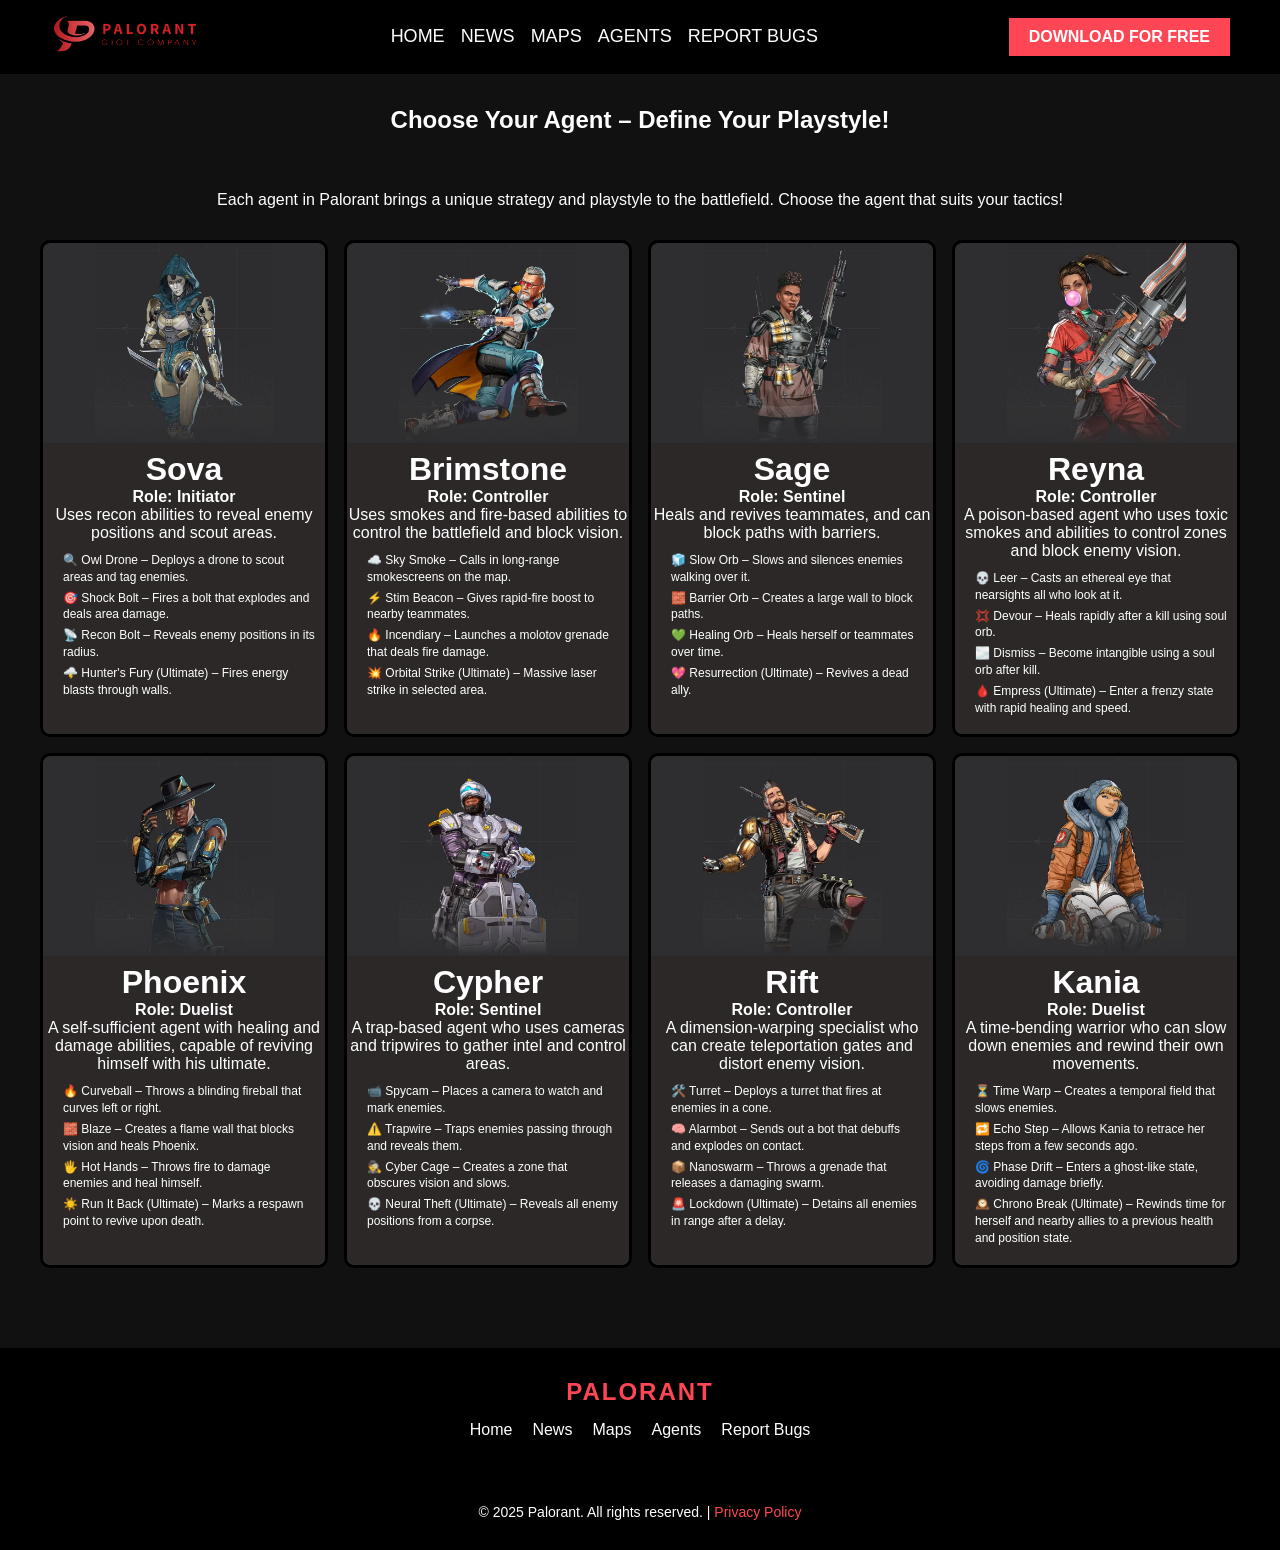
<file: agents.html>
<!DOCTYPE html>
<html lang="en">
<head>
    <meta charset="UTF-8">
    <meta name="viewport" content="width=device-width, initial-scale=1.0">
    <title>Palorant</title>
    <link rel="stylesheet" href="css/agents.css">
    <link rel="stylesheet" href="css/shared.css">
    <script src="script.js"></script>
</head>
<body>
    <nav class="navbar">
        <div class="logo">
            <img src="assets/Betterimage.ai_1745917029334-removebg-preview.png" alt="Palorant">
        </div>
        <ul class="nav-links">
            <li><a href="./index.html">HOME</a></li>
            <li><a href="./news.html">NEWS</a></li>
            <li><a href="./maps.html">MAPS</a></li>
            <li><a href="./agents.html">AGENTS</a></li>
            <li><a href="./reportBug.html">REPORT BUGS</a></li>
        </ul>
        <a href="#" class="download-btn">DOWNLOAD FOR FREE</a>
    </nav>
    <div class="judul"></div>
    
    <div class="judul">
        <h2>Choose Your Agent – Define Your Playstyle!</h2>
    </div>
    <div class="judul">
        <p>Each agent in Palorant brings a unique strategy and playstyle to the battlefield. Choose the agent that suits your tactics!</p>
    </div>

    <div class="agents-terbaik">
        <div class="agents-box">
            <div class="agents-kartu">
                <div class="agents-gambar" style="background-image: url(./assets/fotohero/apex-grid-tile-legends-Ash.jpg);"></div>
                <div class="agents-deskripsi">
                    <h1>Sova</h1>
                    <h4>Role: Initiator</h4>
                    <p class="newscard-teks">Uses recon abilities to reveal enemy positions and scout areas.</p>
                    <ul class="agent-abilities">
                        <li>🔍 Owl Drone – Deploys a drone to scout areas and tag enemies.</li>
                        <li>🎯 Shock Bolt – Fires a bolt that explodes and deals area damage.</li>
                        <li>📡 Recon Bolt – Reveals enemy positions in its radius.</li>
                        <li>🌩️ Hunter's Fury (Ultimate) – Fires energy blasts through walls.</li>
                    </ul>
                </div>
            </div>

            <div class="agents-kartu">
                <div class="agents-gambar" style="background-image: url(./assets/fotohero/apex-grid-tile-legends-Ballistic.jpg);"></div>
                <div class="agents-deskripsi">
                    <h1>Brimstone</h1>
                    <h4>Role: Controller</h4>
                    <p class="newscard-teks">Uses smokes and fire-based abilities to control the battlefield and block vision.</p>
                    <ul class="agent-abilities">
                        <li>☁️ Sky Smoke – Calls in long-range smokescreens on the map.</li>
                        <li>⚡ Stim Beacon – Gives rapid-fire boost to nearby teammates.</li>
                        <li>🔥 Incendiary – Launches a molotov grenade that deals fire damage.</li>
                        <li>💥 Orbital Strike (Ultimate) – Massive laser strike in selected area.</li>
                    </ul>
                    
                </div>
            </div>

            <div class="agents-kartu">
                <div class="agents-gambar" style="background-image: url(./assets/fotohero/apex-grid-tile-legends-Bangalore.jpg);"></div>
                <div class="agents-deskripsi">
                    <h1>Sage</h1>
                    <h4>Role: Sentinel</h4>
                    <p class="newscard-teks">Heals and revives teammates, and can block paths with barriers.</p>
                    <ul class="agent-abilities">
                        <li>🧊 Slow Orb – Slows and silences enemies walking over it.</li>
                        <li>🧱 Barrier Orb – Creates a large wall to block paths.</li>
                        <li>💚 Healing Orb – Heals herself or teammates over time.</li>
                        <li>💖 Resurrection (Ultimate) – Revives a dead ally.</li>
                    </ul>
                    
                </div>
            </div>
           
            <div class="agents-kartu">
                <div class="agents-gambar" style="background-image: url(./assets/fotohero/1.avif);"></div>
                <div class="agents-deskripsi">
                    <h1>Reyna</h1>
                    <h4>Role: Controller</h4>
                    <p class="newscard-teks">A poison-based agent who uses toxic smokes and abilities to control zones and block enemy vision.</p>
                    <ul class="agent-abilities">
                        <li>💀 Leer – Casts an ethereal eye that nearsights all who look at it.</li>
                        <li>💢 Devour – Heals rapidly after a kill using soul orb.</li>
                        <li>🌫️ Dismiss – Become intangible using a soul orb after kill.</li>
                        <li>🩸 Empress (Ultimate) – Enter a frenzy state with rapid healing and speed.</li>
                    </ul>                    
                </div>
            </div>

            <div class="agents-kartu">
                <div class="agents-gambar" style="background-image: url(./assets/fotohero/2.avif);"></div>
                <div class="agents-deskripsi">
                    <h1>Phoenix</h1>
                    <h4>Role: Duelist</h4>
                    <p class="newscard-teks">A self-sufficient agent with healing and damage abilities, capable of reviving himself with his ultimate.</p>
                    <ul class="agent-abilities">
                        <li>🔥 Curveball – Throws a blinding fireball that curves left or right.</li>
                        <li>🧱 Blaze – Creates a flame wall that blocks vision and heals Phoenix.</li>
                        <li>🖐️ Hot Hands – Throws fire to damage enemies and heal himself.</li>
                        <li>☀️ Run It Back (Ultimate) – Marks a respawn point to revive upon death.</li>
                    </ul>                    
                </div>
            </div>

            <div class="agents-kartu">
                <div class="agents-gambar" style="background-image: url(./assets/fotohero/3.avif);"></div>
                <div class="agents-deskripsi">
                    <h1>Cypher</h1>
                    <h4>Role: Sentinel</h4>
                    <p class="newscard-teks">A trap-based agent who uses cameras and tripwires to gather intel and control areas.</p>
                    <ul class="agent-abilities">
                        <li>📹 Spycam – Places a camera to watch and mark enemies.</li>
                        <li>⚠️ Trapwire – Traps enemies passing through and reveals them.</li>
                        <li>🕵️ Cyber Cage – Creates a zone that obscures vision and slows.</li>
                        <li>💀 Neural Theft (Ultimate) – Reveals all enemy positions from a corpse.</li>
                    </ul>
                    
                </div>
            </div>

            <div class="agents-kartu">
                <div class="agents-gambar" style="background-image: url(./assets/fotohero/4.avif);"></div>
                <div class="agents-deskripsi">
                    <h1>Rift </h1>
                    <h4>Role: Controller</h4>
                    <p class="newscard-teks">A dimension-warping specialist who can create teleportation gates and distort enemy vision.</p>
                    <ul class="agent-abilities">
                        <li>🛠️ Turret – Deploys a turret that fires at enemies in a cone.</li>
                        <li>🧠 Alarmbot – Sends out a bot that debuffs and explodes on contact.</li>
                        <li>📦 Nanoswarm – Throws a grenade that releases a damaging swarm.</li>
                        <li>🚨 Lockdown (Ultimate) – Detains all enemies in range after a delay.</li>
                    </ul>
                    
                </div>
            </div>

            <div class="agents-kartu">
                <div class="agents-gambar" style="background-image: url(./assets/fotohero/5.avif);"></div>
                <div class="agents-deskripsi">
                    <h1>Kania</h1>
                    <h4>Role: Duelist</h4>
                    <p class="newscard-teks">A time-bending warrior who can slow down enemies and rewind their own movements.</p>
                    <ul class="agent-abilities">
                        <li>⏳ Time Warp – Creates a temporal field that slows enemies.</li>
                        <li>🔁 Echo Step – Allows Kania to retrace her steps from a few seconds ago.</li>
                        <li>🌀 Phase Drift – Enters a ghost-like state, avoiding damage briefly.</li>
                        <li>🕰️ Chrono Break (Ultimate) – Rewinds time for herself and nearby allies to a previous health and position state.</li>
                    </ul>
                    
                </div>
            </div>

        </div>
    </div>

    <div class="judul"></div>

    <footer>
        <div class="footer-container">
            <div class="footer-logo">
                <h2>PALORANT</h2>
            </div>
            
            <ul class="footer-menu">
                <li><a href="./index.html">Home</a></li>
                <li><a href="./news.html">News</a></li>
                <li><a href="./maps.html">Maps</a></li>
                <li><a href="./agents.html">Agents</a></li>
                <li><a href="./reportBug.html">Report Bugs</a></li>
            </ul>
    
            <div class="footer-jarak"></div>
    
            <div class="footer-bottom">
                <p>&copy; 2025 Palorant. All rights reserved. | <a href="#">Privacy Policy</a></p>
            </div>
        </div>
    </footer>
</body>
</html>
</file>
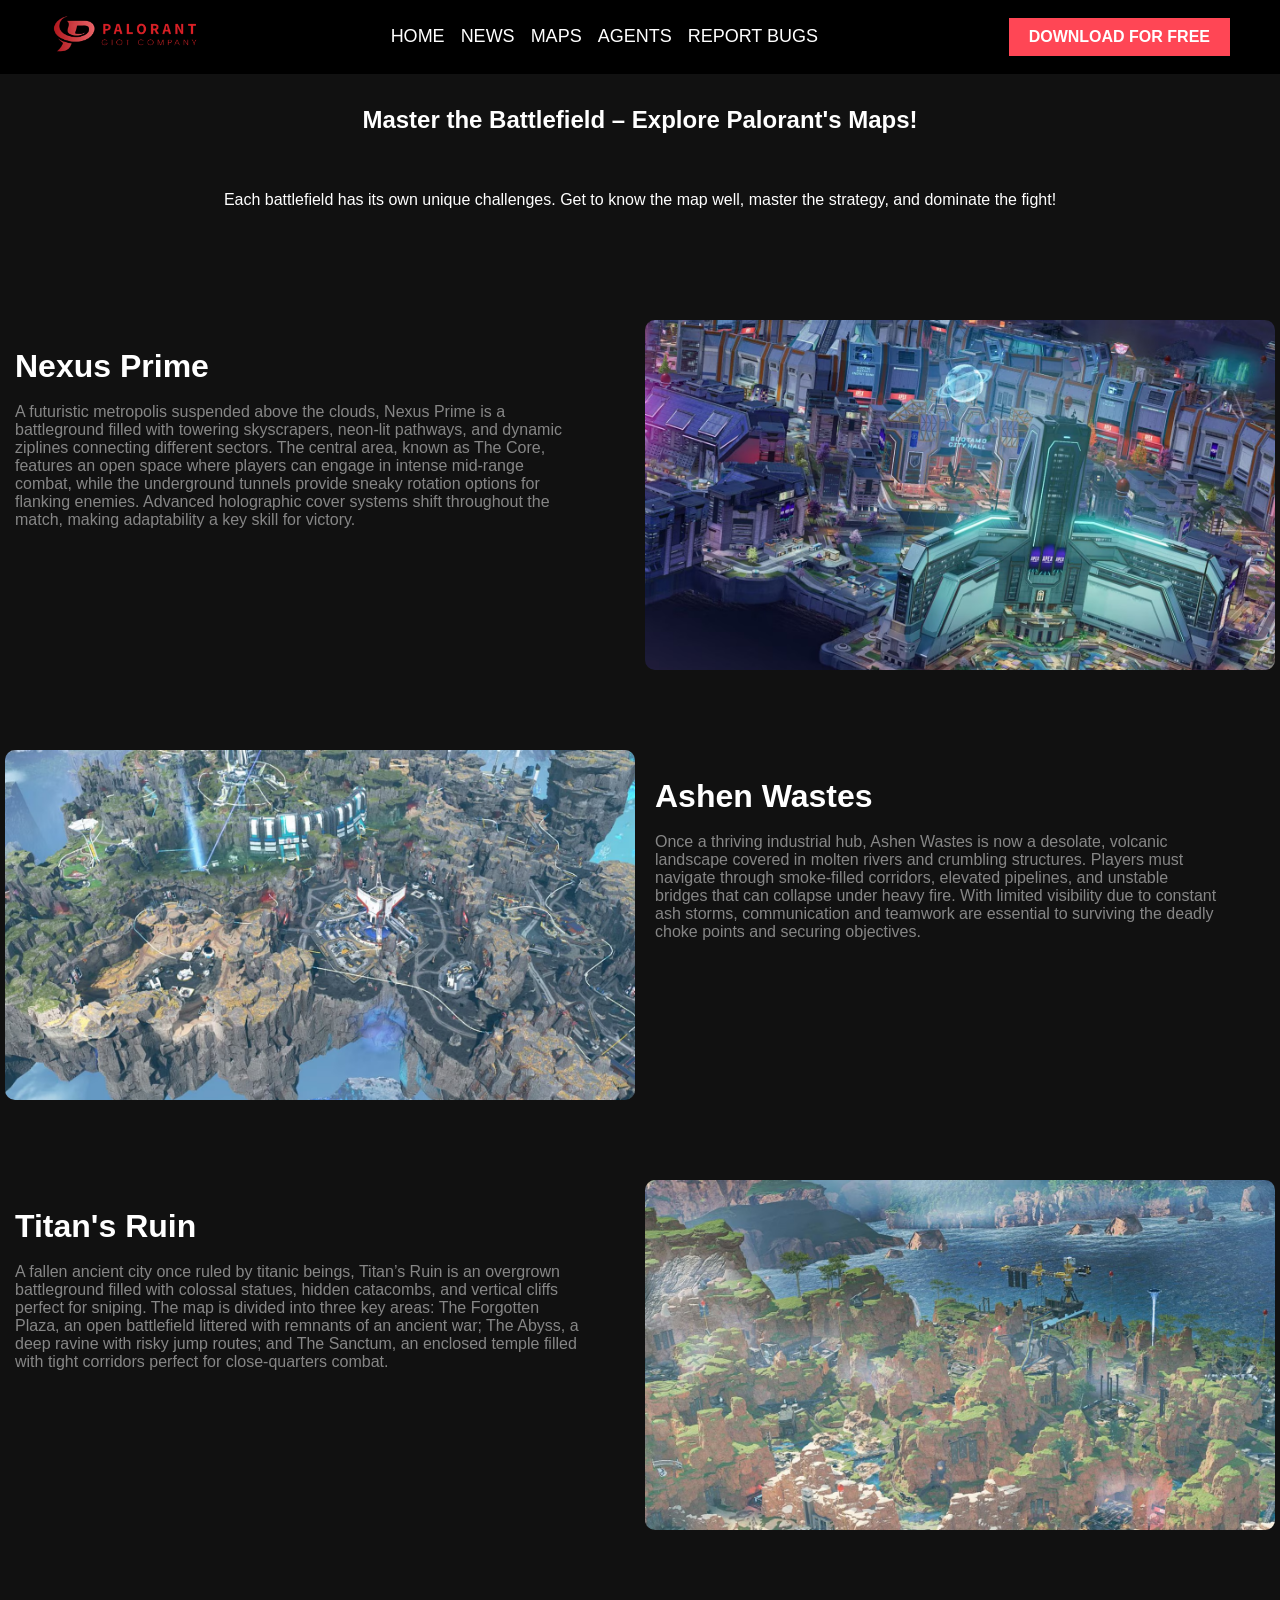
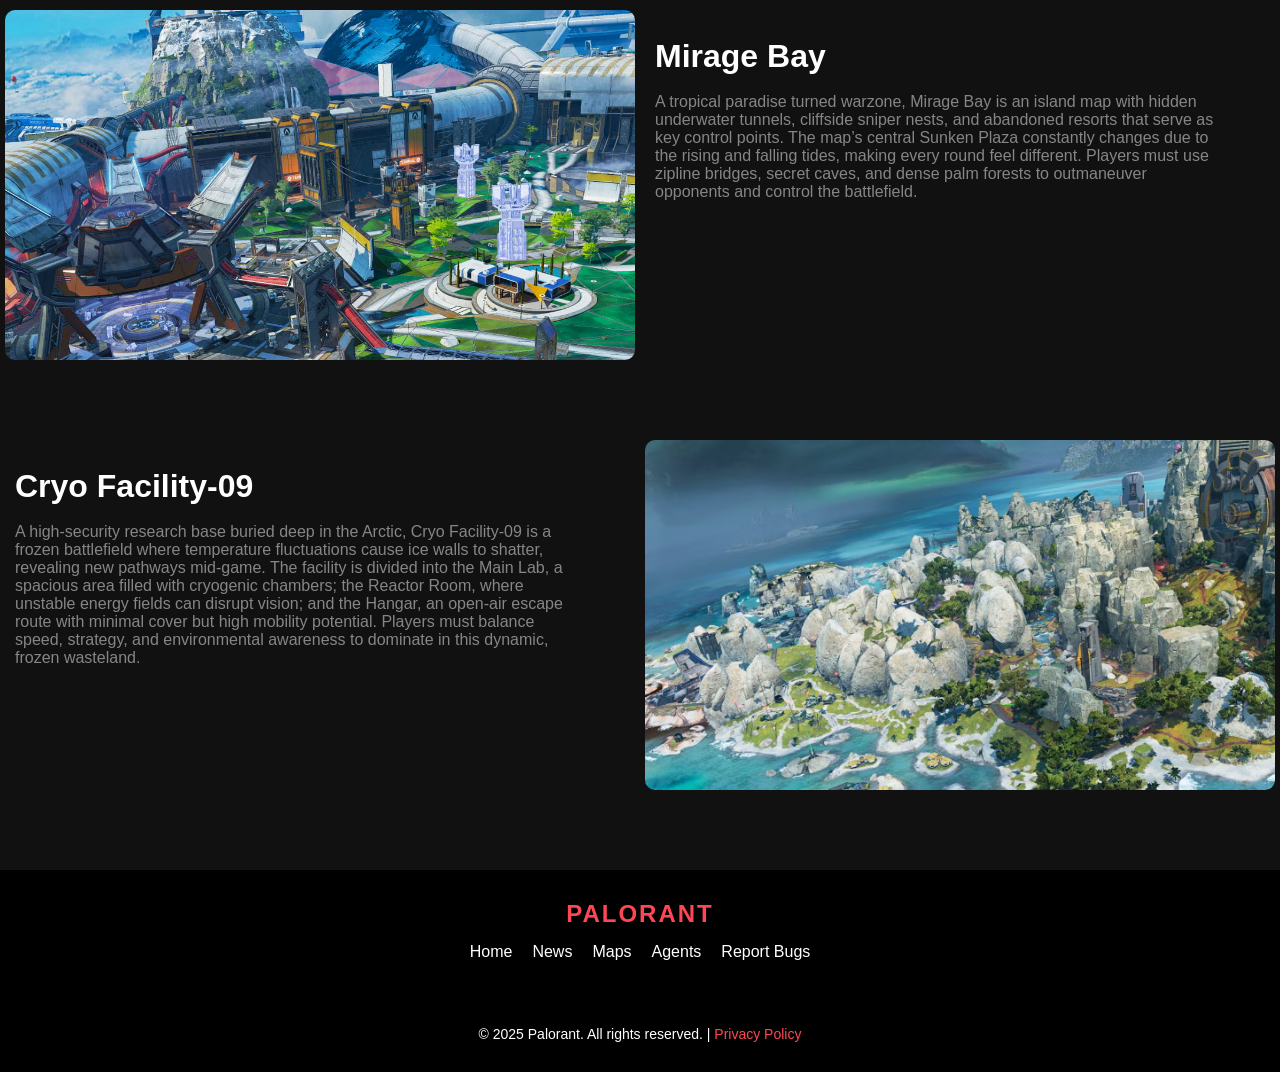
<file: maps.html>
<!DOCTYPE html>
<html lang="en">
<head>
    <meta charset="UTF-8">
    <meta name="viewport" content="width=device-width, initial-scale=1.0">
    <title>Palorant</title>
    <link rel="stylesheet" href="css/shared.css">
    <link rel="stylesheet" href="css/maps.css">
    <!-- <link rel="stylesheet" href="style.css"> -->
    <script src="script.js"></script>
</head>
<body>
    <nav class="navbar">
        <div class="logo">
            <img src="assets/Betterimage.ai_1745917029334-removebg-preview.png" alt="Palorant">
        </div>
        <ul class="nav-links">
            <li><a href="./index.html">HOME</a></li>
            <li><a href="./news.html">NEWS</a></li>
            <li><a href="./maps.html">MAPS</a></li>
            <li><a href="./agents.html">AGENTS</a></li>
            <li><a href="./reportBug.html">REPORT BUGS</a></li>
        </ul>
        <a href="#" class="download-btn">DOWNLOAD FOR FREE</a>
    </nav>

    <div class=judul></div>
    <div class="judul">
        <h2>Master the Battlefield – Explore Palorant's Maps!</h2>
    </div>
    <div class="judul">
        <p>Each battlefield has its own unique challenges. Get to know the map well, master the strategy, and dominate the fight!</p>
    </div>

    <div class="judul"></div>

    <div class="maps-container">
        <div class="maps-box">
            <div class="maps-deskripsi">
                <br>
                <h1>Nexus Prime</h1>
                <br>
                <p style="color: rgb(134, 134, 134);">
                    A futuristic metropolis suspended above the clouds, Nexus Prime is a battleground filled with towering skyscrapers, neon-lit pathways, and dynamic ziplines connecting different sectors. The central area, known as The Core, features an open space where players can engage in intense mid-range combat, while the underground tunnels provide sneaky rotation options for flanking enemies. Advanced holographic cover systems shift throughout the match, making adaptability a key skill for victory.
                </p>
            </div>
        </div>

        <div class="maps-box">
            <div class="maps-img" style="background-image: url(./assets/maps/1.avif);"></div>
        </div>
    </div>

    <div class="judul"></div>

    <div class="maps-container">
        <div class="maps-box">
            <div class="maps-img" style="background-image: url(./assets/maps/2.avif);"></div>
        </div>
        
        <div class="maps-box">
            <div class="maps-deskripsi">
                <br>
                <h1>Ashen Wastes</h1>
                <br>
                <p style="color: rgb(134, 134, 134);">
                    Once a thriving industrial hub, Ashen Wastes is now a desolate, volcanic landscape covered in molten rivers and crumbling structures. Players must navigate through smoke-filled corridors, elevated pipelines, and unstable bridges that can collapse under heavy fire. With limited visibility due to constant ash storms, communication and teamwork are essential to surviving the deadly choke points and securing objectives.
                </p>
            </div>
        </div>
    </div>

    <div class="judul"></div>

    <div class="maps-container">
        <div class="maps-box">
            <div class="maps-deskripsi">
                <br>
                <h1>Titan's Ruin</h1>
                <br>
                <p style="color: rgb(134, 134, 134);">
                    A fallen ancient city once ruled by titanic beings, Titan’s Ruin is an overgrown battleground filled with colossal statues, hidden catacombs, and vertical cliffs perfect for sniping. The map is divided into three key areas: The Forgotten Plaza, an open battlefield littered with remnants of an ancient war; The Abyss, a deep ravine with risky jump routes; and The Sanctum, an enclosed temple filled with tight corridors perfect for close-quarters combat.
                </p>
            </div>
        </div>

        <div class="maps-box">
            <div class="maps-img" style="background-image: url(./assets/maps/3.avif);"></div>
        </div>
    </div>

    <div class="judul"></div>

    <div class="maps-container">
        <div class="maps-box">
            <div class="maps-img" style="background-image: url(./assets/maps/4.avif);"></div>
        </div>
        
        <div class="maps-box">
            <div class="maps-deskripsi">
                <br>
                <h1>Mirage Bay</h1>
                <br>
                <p style="color: rgb(134, 134, 134);">
                    A tropical paradise turned warzone, Mirage Bay is an island map with hidden underwater tunnels, cliffside sniper nests, and abandoned resorts that serve as key control points. The map’s central Sunken Plaza constantly changes due to the rising and falling tides, making every round feel different. Players must use zipline bridges, secret caves, and dense palm forests to outmaneuver opponents and control the battlefield.
                </p>
            </div>
        </div>
    </div>

    <div class="judul"></div>
    
    <div class="maps-container">
        <div class="maps-box">
            <div class="maps-deskripsi">
                <br>
                <h1>Cryo Facility-09</h1>
                <br>
                <p style="color: rgb(134, 134, 134);">
                    A high-security research base buried deep in the Arctic, Cryo Facility-09 is a frozen battlefield where temperature fluctuations cause ice walls to shatter, revealing new pathways mid-game. The facility is divided into the Main Lab, a spacious area filled with cryogenic chambers; the Reactor Room, where unstable energy fields can disrupt vision; and the Hangar, an open-air escape route with minimal cover but high mobility potential. Players must balance speed, strategy, and environmental awareness to dominate in this dynamic, frozen wasteland.
                </p>
            </div>
        </div>

        <div class="maps-box">
            <div class="maps-img" style="background-image: url(./assets/maps/5.avif);"></div>
        </div>
    </div>

    <div class="judul"></div>

    <footer>
        <div class="footer-container">
            <div class="footer-logo">
                <h2>PALORANT</h2>
            </div>
            
            <ul class="footer-menu">
                <li><a href="./index.html">Home</a></li>
                <li><a href="./news.html">News</a></li>
                <li><a href="./maps.html">Maps</a></li>
                <li><a href="./agents.html">Agents</a></li>
                <li><a href="./reportBug.html">Report Bugs</a></li>
            </ul>
    
            <div class="footer-jarak"></div>
    
            <div class="footer-bottom">
                <p>&copy; 2025 Palorant. All rights reserved. | <a href="#">Privacy Policy</a></p>
            </div>
        </div>
    </footer>
</body>
</html>
</file>
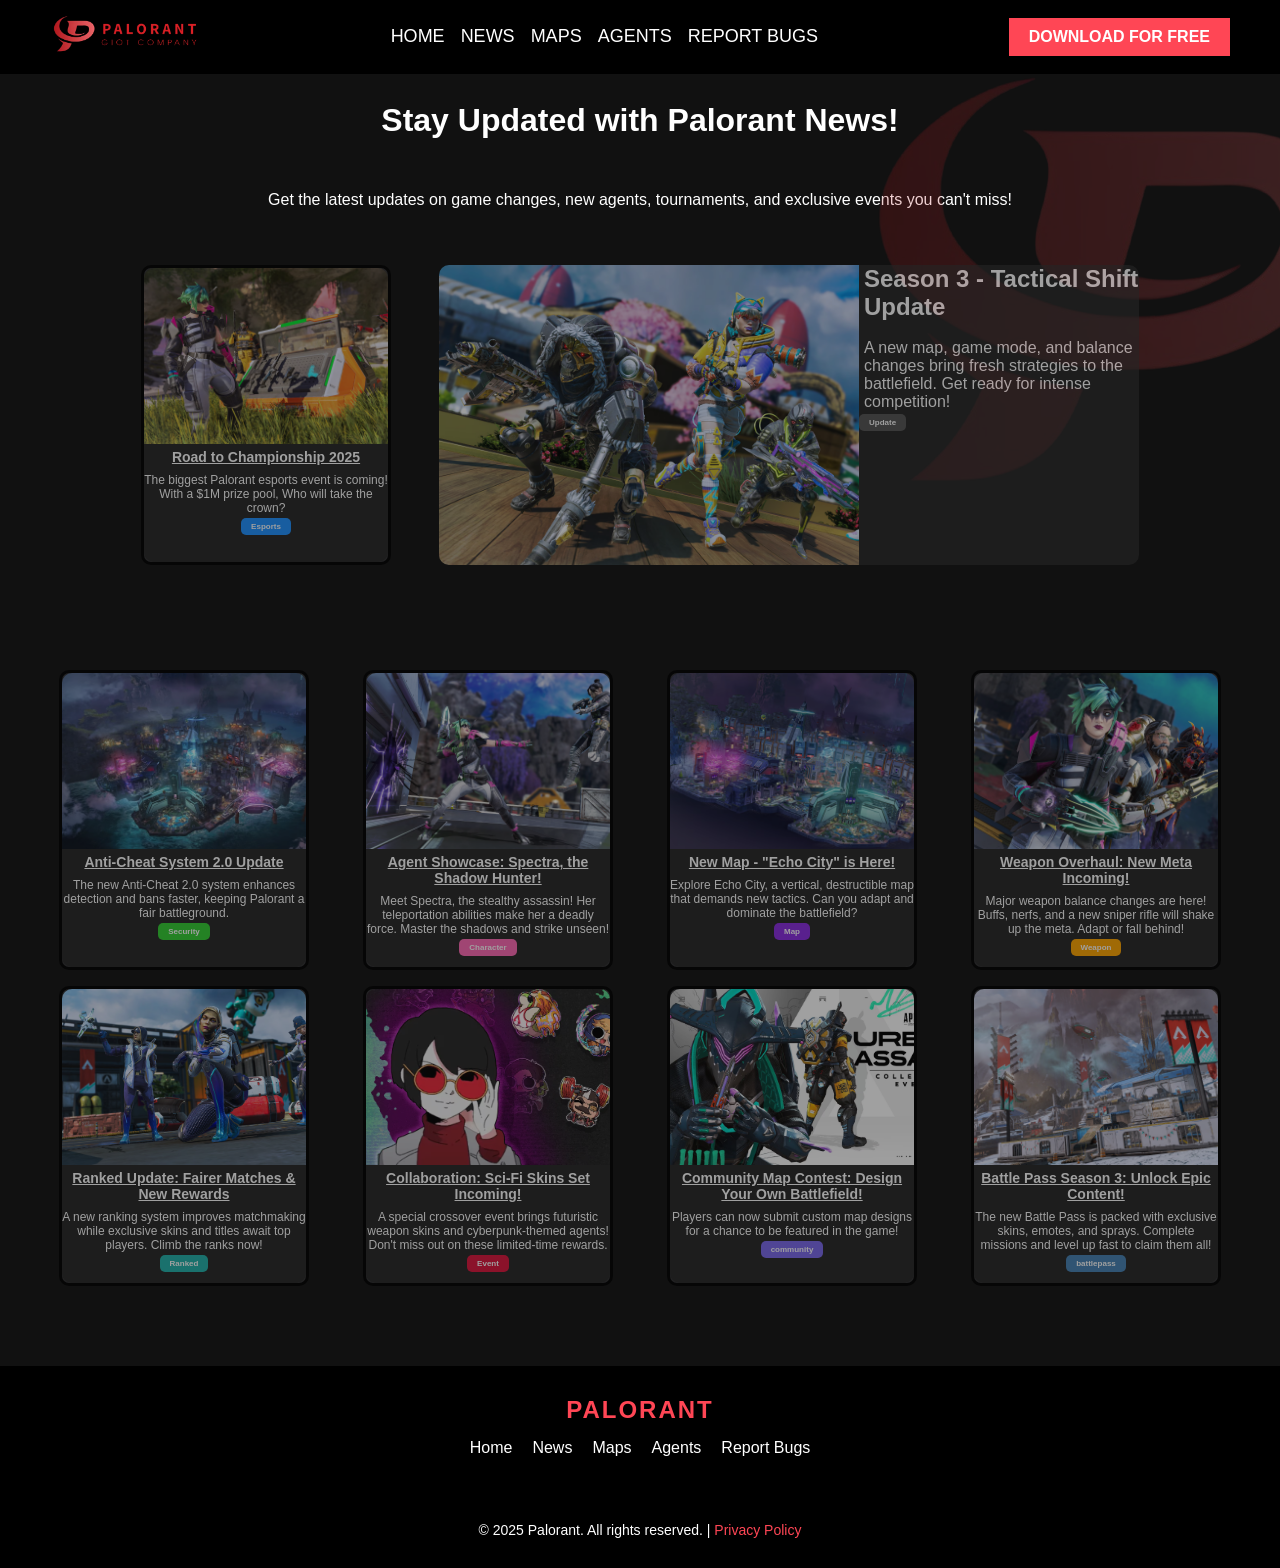
<file: news.html>
<!DOCTYPE html>
<html lang="en">
<head>
    <meta charset="UTF-8">
    <meta name="viewport" content="width=device-width, initial-scale=1.0">
    <title>Palorant</title>
    <link rel="stylesheet" href="css/shared.css">
    <link rel="stylesheet" href="css/news.css">
    <link rel="stylesheet" href="css/style.css">
    <script src="script.js"></script>
</head>
<body>
    <nav class="navbar">
        <div class="logo">
            <img src="assets/Betterimage.ai_1745917029334-removebg-preview.png" alt="Palorant">
        </div>
        <ul class="nav-links">
            <li><a href="./index.html">HOME</a></li>
            <li><a href="./news.html">NEWS</a></li>
            <li><a href="./maps.html">MAPS</a></li>
            <li><a href="./agents.html">AGENTS</a></li>
            <li><a href="./reportBug.html">REPORT BUGS</a></li>
        </ul>
        <a href="#" class="download-btn">DOWNLOAD FOR FREE</a>
    </nav>

    <div class="judul"></div>
    <div class="judul">
        <h1>Stay Updated with Palorant News!</h1>
    </div>
    <div class="judul">
        <p>
            Get the latest updates on game changes, new agents, tournaments, and exclusive events you can't miss!</p>
    </div>

    <div class="bignews-container">
        <div class="featured-logo">
            <img src="./assets/logo-pica-removebg-preview.png" alt="">
        </div>

        <div class="newscard-boxawal">
            <div class="newscard-img" style="background-image: url(./assets/news/R5_S24_Launch_ArsenalALRV_v01.avif);"></div>

            <div class="newscard-deskripsi">
                <h4 class="font-news-title">Road to Championship 2025</h4>
                
                <p class="font-news-deskripsi">
                    The biggest Palorant esports event is coming! With a $1M prize pool, Who will take the crown?
                </p>
                <span class="news-category esports">Esports</span>
            </div>

        </div>
        <div class="bignews-box">
            <div class="bignews-image" style="background-image: url(./assets/news/R5_S24_Launch_Anniversary4Man_v01.avif);"></div>
            <div class="bignews-deskripsi">
                <h2 style="margin-left: 5px;">Season 3 - Tactical Shift Update</h1>
                    <br>
                    <p style="margin-left: 5px;"> A new map, game mode, and balance changes bring fresh strategies to the battlefield. Get ready for intense competition!</p>
                    <span class="news-category Update">Update</span>
                </div>
        </div>


    </div>

    <div class="judul"></div>
        
    <div class="news-container">
        <div class="news-box">

            <div class="newscard-box">
                <div class="newscard-img" style="background-image: url(./assets/news/3.avif);"></div>
                
                <div class="newscard-deskripsi">
                    <h4 class="font-news-title">Anti-Cheat System 2.0 Update</h4>
                    
                    <p class="font-news-deskripsi">
                        The new Anti-Cheat 2.0 system enhances detection and bans faster, keeping Palorant a fair battleground.                </p>
                        <span class="news-category security">Security</span>
                </div>  
            </div>
            
            <div class="newscard-box">
                <div class="newscard-img" style="background-image: url(./assets/news/5.avif);"></div>
                
                <div class="newscard-deskripsi">
                    <h4 class="font-news-title">Agent Showcase: Spectra, the Shadow Hunter!</h4>
                    
                    <p class="font-news-deskripsi">
                        Meet Spectra, the stealthy assassin! Her teleportation abilities make her a deadly force. Master the shadows and strike unseen!
                    </p>
                    <span class="news-category character">Character</span>
                </div>
            </div>

            <div class="newscard-box">
                <div class="newscard-img" style="background-image: url(./assets/news/4.avif);"></div>
                
                <div class="newscard-deskripsi">
                    <h4 class="font-news-title">New Map - "Echo City" is Here!</h4>
                    
                    <p class="font-news-deskripsi">
                        Explore Echo City, a vertical, destructible map that demands new tactics. Can you adapt and dominate the battlefield?
                    </p>
                    <span class="news-category map">Map</span>
                </div>
            </div>
            
            <div class="newscard-box">
                <div class="newscard-img" style="background-image: url(./assets/news/6.avif);"></div>
            
                <div class="newscard-deskripsi">
                    <h4 class="font-news-title">Weapon Overhaul: New Meta Incoming!</h4>
                    
                    <p class="font-news-deskripsi">
                        Major weapon balance changes are here! Buffs, nerfs, and a new sniper rifle will shake up the meta. Adapt or fall behind!
                    </p>
                    <span class="news-category weapon">Weapon</span>
                    </div>
                </div>
                
            <div class="newscard-box">
                <div class="newscard-img" style="background-image: url(./assets/news/11.avif);"></div>
            
                <div class="newscard-deskripsi">
                    <h4 class="font-news-title">Ranked Update: Fairer Matches & New Rewards</h4>
                    
                    <p class="font-news-deskripsi">
                        A new ranking system improves matchmaking while exclusive skins and titles await top players. Climb the ranks now!
                    </p>
                    <span class="news-category ranked">Ranked</span>
                </div>
            </div>
            
            <div class="newscard-box">
                <div class="newscard-img" style="background-image: url(./assets/news/12.avif);"></div>
            
                <div class="newscard-deskripsi">
                    <h4 class="font-news-title"> Collaboration: Sci-Fi Skins Set Incoming!</h4>
                    
                    <p class="font-news-deskripsi">
                        A special crossover event brings futuristic weapon skins and cyberpunk-themed agents! Don't miss out on these limited-time rewards.                
                    </p>
                        <span class="news-category event">Event</span>
                    </div>
                </div>
                
                <div class="newscard-box">
                    <div class="newscard-img" style="background-image: url(./assets/news/10.avif);"></div>
                    
                <div class="newscard-deskripsi">
                    <h4 class="font-news-title">Community Map Contest: Design Your Own Battlefield!</h4>
                    
                    <p class="font-news-deskripsi">
                        Players can now submit custom map designs for a chance to be featured in the game!      
                    </p>
                    <span class="news-category community">community</span>
                    </div>
                </div>
                
            
            <div class="newscard-box">
                <div class="newscard-img" style="background-image: url(./assets/news/13.avif);"></div>
            
                <div class="newscard-deskripsi">
                    <h4 class="font-news-title">Battle Pass Season 3: Unlock Epic Content!</h4>
                    
                    <p class="font-news-deskripsi">
                        The new Battle Pass is packed with exclusive skins, emotes, and sprays. Complete missions and level up fast to claim them all!                </p>
                        <span class="news-category battlepass">battlepass</span>    
                    </div>
            </div>
        </div>
    </div>



    <div class="judul"></div>

    <footer>
        <div class="footer-container">
            <div class="footer-logo">
                <h2>PALORANT</h2>
            </div>
            
            <ul class="footer-menu">
                <li><a href="./index.html">Home</a></li>
                <li><a href="./news.html">News</a></li>
                <li><a href="./maps.html">Maps</a></li>
                <li><a href="./agents.html">Agents</a></li>
                <li><a href="./reportBug.html">Report Bugs</a></li>
            </ul>
    
            <div class="footer-jarak"></div>
    
            <div class="footer-bottom">
                <p>&copy; 2025 Palorant. All rights reserved. | <a href="#">Privacy Policy</a></p>
            </div>
        </div>
    </footer>
</body>
</html>
</file>
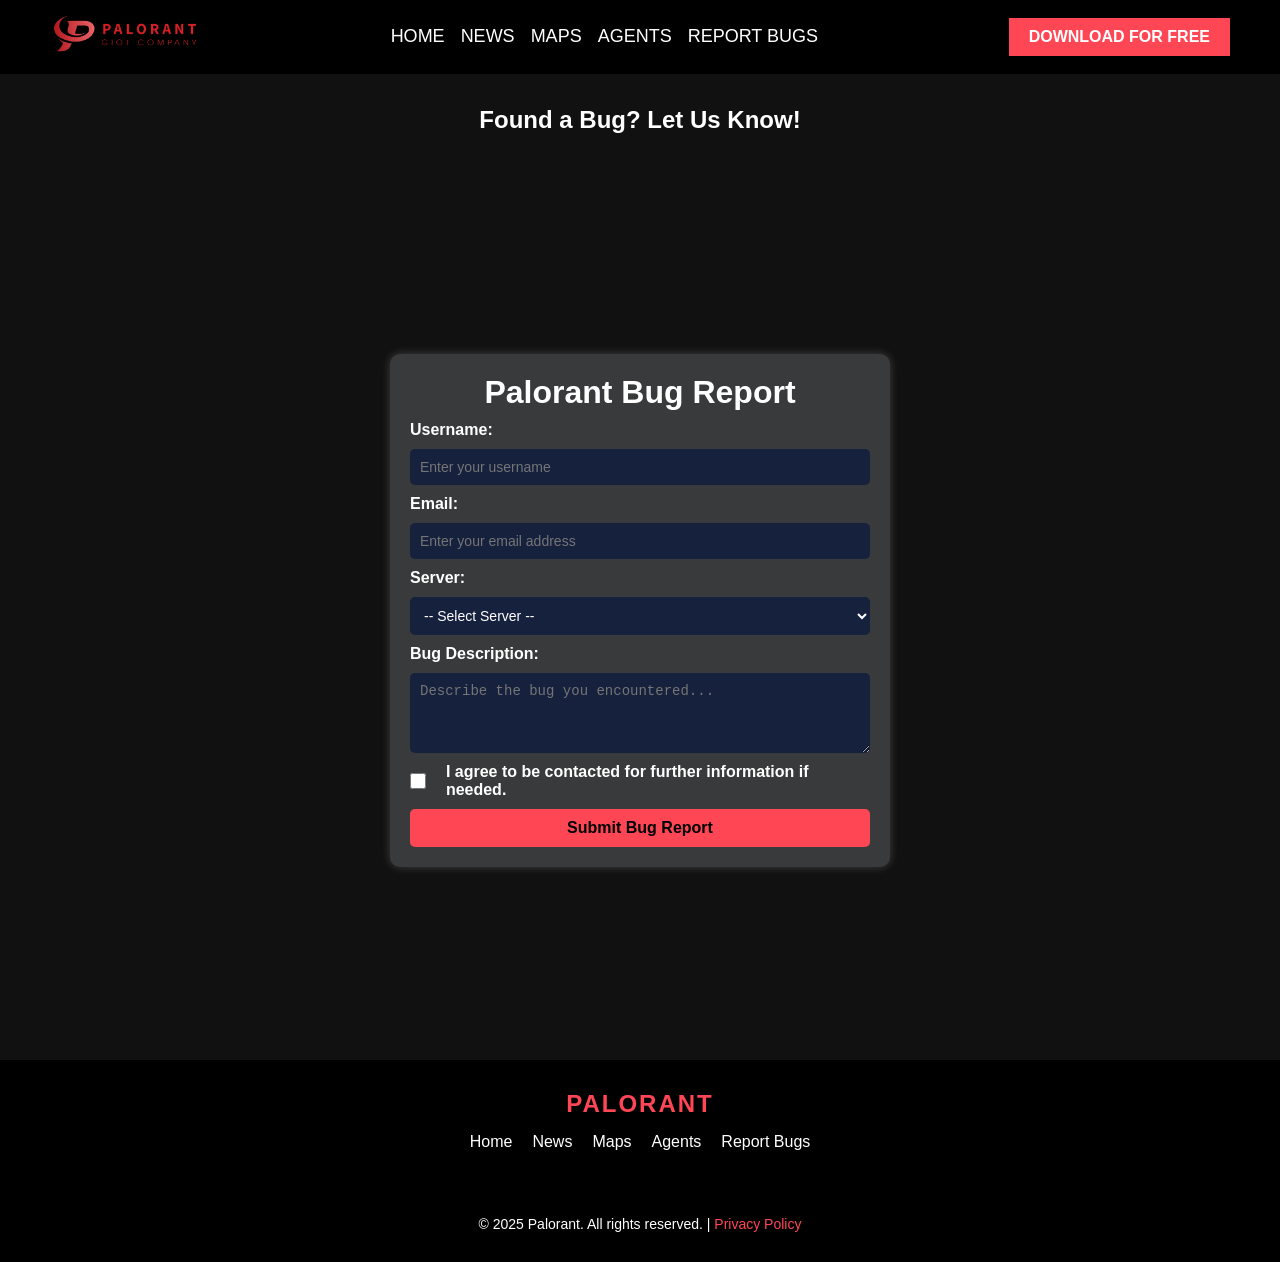
<file: reportBug.html>
<!DOCTYPE html>
<html lang="en">
<head>
    <meta charset="UTF-8">
    <meta name="viewport" content="width=device-width, initial-scale=1.0">
    <title>Palorant</title>
    <link rel="stylesheet" href="css/report.css">
    <link rel="stylesheet" href="css/shared.css">
    <script src="script.js"></script>
</head>
<body>
    <nav class="navbar">
        <div class="logo">
            <img src="assets/Betterimage.ai_1745917029334-removebg-preview.png" alt="Palorant">
        </div>
        <ul class="nav-links">
            <li><a href="./index.html">HOME</a></li>
            <li><a href="./news.html">NEWS</a></li>
            <li><a href="./maps.html">MAPS</a></li>
            <li><a href="./agents.html">AGENTS</a></li>
            <li><a href="./reportBug.html">REPORT BUGS</a></li>
        </ul>
        <a href="#" class="download-btn">DOWNLOAD FOR FREE</a>
    </nav>
    
    <div class="judul"></div>

    <div class="judul">
        <h2>Found a Bug? Let Us Know!</h2>
    </div>

    <!-- <div class="bugs-container">
            <form class="bugs-box" id="reportBug">
                <h1>Palorant</h1>
                <label for="username">Nama Pengguna:</label>
                <input type="text" id="username" name="username" placeholder="Masukkan nama pengguna">

                <label for="email">Email:</label>
                <input type="email" id="email" name="email" placeholder="Masukkan email Anda">

                <label for="server">Server:</label>
                <select id="server" name="server">
                    <option value="">-- Pilih Server --</option>
                    <option value="Asia">Asia</option>
                    <option value="Amerika">Amerika</option>
                    <option value="Eropa">Eropa</option>
                </select>

                <label for="description">Deskripsi Bug:</label>
                <textarea id="description" name="description" placeholder="Jelaskan bug yang Anda temui..."></textarea>

                <label class="checkbox-container">
                    <input type="checkbox" id="consent">
                    <span class="checkmark"></span>
                    Saya bersedia dihubungi untuk tindak lanjut.
                </label>

                <button type="submit">Submit Bugs</button>
            </form>
    </div> -->
    <div class="bugs-container">
        <form class="bugs-box" id="reportBug">
            <h1>Palorant Bug Report</h1>
    
            <label for="username">Username:</label>
            <input type="text" id="username" name="username" placeholder="Enter your username">
    
            <label for="email">Email:</label>
            <input type="email" id="email" name="email" placeholder="Enter your email address">
    
            <label for="server">Server:</label>
            <select id="server" name="server">
                <option value="">-- Select Server --</option>
                <option value="Asia">Asia</option>
                <option value="Americas">Americas</option>
                <option value="Europe">Europe</option>
            </select>
    
            <label for="description">Bug Description:</label>
            <textarea id="description" name="description" placeholder="Describe the bug you encountered..."></textarea>
    
            <label class="checkbox-container">
                <input type="checkbox" id="consent">
                <span class="checkmark"></span>
                I agree to be contacted for further information if needed.
            </label>
    
            <button type="submit">Submit Bug Report</button>
        </form>
    </div>

    <footer>
        <div class="footer-container">
            <div class="footer-logo">
                <h2>PALORANT</h2>
            </div>
            
            <ul class="footer-menu">
                <li><a href="./index.html">Home</a></li>
                <li><a href="./news.html">News</a></li>
                <li><a href="./maps.html">Maps</a></li>
                <li><a href="./agents.html">Agents</a></li>
                <li><a href="./reportBug.html">Report Bugs</a></li>
            </ul>
    
            <div class="footer-jarak"></div>
    
            <div class="footer-bottom">
                <p>&copy; 2025 Palorant. All rights reserved. | <a href="#">Privacy Policy</a></p>
            </div>
        </div>
    </footer>

</body>
</html>
</file>
<file: css/agents.css>
.agents-terbaik 
{
    padding-inline: 2rem;
}

.agents-box{
    max-width: 1200px;
    margin: auto;
    display: grid;
    gap: 1rem;
    grid-template-columns: repeat(auto-fit, minmax(250px, 1fr));
    height: 100%;
    justify-content: center;
    align-items: center;
}

.agents-kartu{
    display: flex;
    flex-direction: column;
    height: 100%;
    background: #2E2E30;
    border-radius: 10px;
    transition: 0.8s;
    border: 3px solid #000000;
    overflow: hidden;
}

.agents-kartu:hover{
    opacity: 100%;
    border: 3px solid #ff4655;
    border-radius: 5px;
}

.agents-kartu:hover .agents-gambar{
    scale: 1.1;
}

.agents-gambar{
    height: 200px;
    width: 100%;
    border-radius: 10px 10px 0 0;
    background-size: contain;
    background-repeat: no-repeat;
    background-position: center;
    transition: .3s;
}

.agents-deskripsi{
    flex: 1;
    position: relative;
    z-index: 10;
    padding-block:.5rem;
    width: 100%;
    background-color: rgb(45, 40, 40);
    text-align: center;
    border-radius: 0 0 10px 10px;
    color: white;
}
</file>
<file: css/shared.css>
* {
    margin: 0;
    padding: 0;
    box-sizing: border-box;
}


body {
    font-family: 'Bebas Neue', sans-serif;
    background-color: #111;
    overflow-x: hidden;
}

.judul{
    width: 100%;
    height: 80px;
    display: flex;
    justify-content: center;
    align-items: center;
    color: white;
}

/* Navbar*/
.navbar {
    display: flex;
    justify-content: space-between;
    align-items: center;
    background-color: black;
    padding: 15px 50px;
    position: fixed;
    width: 100%;
    top: 0;
    left: 0;
    z-index: 100;
}

/* Logo */
.logo {
    font-size: 24px;
    font-weight: bold;
    color: white;
    letter-spacing: 2px;
    width: 150px;
}

.logo img {
    width: 100%;
    height: 100%;
    object-fit: contain;
}

.logo:hover {
    color: #ff4655;
}

/* Navigation Links */
.nav-links {
    list-style: none;
    display: flex;
    gap: 1rem;
}

.nav-links a {
    text-decoration: none;
    color: white;
    font-size: 18px;
    transition: 0.3s;
}

.nav-links a:hover {
    color: #ff4655;
}

/* Download Button */
.download-btn {
    background-color: #ff4655;
    color: white;
    text-decoration: none;
    padding: 10px 20px;
    font-size: 16px;
    font-weight: bold;
    transition: 0.5s;
}

.download-btn:hover {
    background-color: #ffffff;
    color: #ff4655;
    transition: 0.5s;
}


/* Footer */
footer {
    background-color: #000;
    color: white;
    text-align: center;
    padding: 30px 0;
    font-family: 'Arial', sans-serif;
}

.footer-container {
    max-width: 1200px;
    margin: auto;
    display: flex;
    flex-direction: column;
    align-items: center;
}

.footer-logo h2 {
    font-size: 24px;
    font-weight: bold;
    letter-spacing: 2px;
    margin-bottom: 15px;
    color: #ff4655;
}

.footer-menu {
    list-style: none;
    padding: 0;
    display: flex;
    gap: 20px;
}

.footer-menu li {
    display: inline;
}

.footer-menu a {
    color: white;
    text-decoration: none;
    font-size: 16px;
    transition: 0.3s;
}

.footer-menu a:hover {
    color: #ff4655;
}

.footer-jarak {
    width: 100%;
    height: 50px;
}

.footer-bottom {
    margin-top: 15px;
    font-size: 14px;
}

.footer-bottom a {
    color: #ff4655;
    text-decoration: none;
}


.font-news-title{
    font-size: 14px;
    font-weight: bold;
    text-decoration: underline;
    text-align: center;
    margin-top: 5px;
    margin-bottom: 8px;
}

.font-news-deskripsi{
    font-size: 12px;
}

.agent-abilities {
    list-style: none;
    text-align: left;
    font-size: 12px;
    margin: 10px;
    padding-left: 10px;
}

.agent-abilities li {
    margin-bottom: 4px;
    line-height: 1.4;
}

/* Media Queries */
@media (max-width: 768px) {
    .navbar {
        flex-direction: column; 
        padding: 5px; 
    }

    .nav-links {
        align-items: center; 
    }

    .nav-links li {
        margin-left: 10px;
        margin-top: 5px;
        margin-bottom: 5px;
    }

    .fotoAwal {
        height: 60vh;
    }

    .textopening{
        font-size: 20px;
        height: 50px;
        width: 100%;
        margin-left: 0px;
    }
    .opening {
        width: 90%; 
    }
    
    .deskripsi-home {
        flex-direction: column; 
        height: auto;
    }

    .judul{
        font-size: 16px;
        height: 110px;
    }

    .deskripsi-tulisan{
        background-color: #111111;
    }

    .bignews-deskripsi{
        font-size: 14px;
    }

    .maps-deskripsi{
        font-size: 14px;
    }

}

@media (max-width: 480px) {
    .logo {
        font-size: 16px;
    }

    .nav-links a {
        font-size: 11px;
    }

    .download-btn {
        font-size: 12px;
    }

    .play-button {
        font-size: 12px;
        bottom: 10px; 
    }

    .deskripsi-tulisan{
        font-size: 12px;
        margin-bottom: 20px;
    }
    .judul{
        font-size: 14px;
        margin: 5px;
    }

    .agents-deskripsi{
        font-size: 12px;
    }
   
    .newscard-teks{
        font-size: 10px;
    }

    .deskripsi-tulisan{
        background-color: #111111;
    }

    .footer-jarak {
        height: 15px;
    }

    .footer-logo h2 {
        font-size: 18px;
    }

    .footer-menu a {
        font-size: 12px;
    }

    .footer-bottom {
        font-size: 12px;
    }

    .bignews-container {
        flex-direction: column;
        height: auto;
    }

    .newscard-boxawal{
        width: 100%;
    }
    .bignews-deskripsi{
        font-size: 14px;
    }
    .maps-deskripsi{
        font-size: 12px;
    }
}
</file>
<file: css/maps.css>
/* maps */
.maps-container{
    width: 100%;
    height: 350px;
    display: flex;
    justify-content: center;
    align-items: center;
    /* background-color: blue; */
}

.maps-box{
    width: 50%;
    height: 100%;
    /* background-color: brown; */
    margin-left: 5px;
    margin-right: 5px;
}

.maps-img{
    width: 100%;
    height: 100%;
    background-size: cover;
    border-radius: 10px;
    transition: 0.8s;
}

.maps-img:hover{
    border: 3px solid white;
    border-radius: 5px;
}

.maps-deskripsi{
    width: 90%;
    height: 90%;
    /* background-color: rgb(37, 37, 37); */
    border-radius: 0 0 10px 10px;
    color: white;
    margin: 10px;
}
</file>
<file: css/news.css>
.news-container {
    padding-inline: 2rem;
}

.news-box {
    max-width: 1200px;
    margin: auto;
    display: grid;
    gap: 1rem;
    grid-template-columns: repeat(auto-fit, minmax(280px, 1fr));
    height: 100%;
    justify-content: center;
    align-items: center;
}

/* news */

.bignews-container{
    height: 350px;
    display: flex;
    /* justify-content: space-evenly; */
    justify-content: center;
    align-items: center;
    gap: 3rem;
    padding-inline: 1rem;
    position: relative;
}

.bignews-container .featured-logo {
    position: absolute;
    top: -50%;
    right: -10%;
    opacity: .2;
}

/* .bignews-box{
    max-width: 700px;
    height: 300px;
    width: 100%;
    border-radius: 10px;
    align-items: center;
    display: flex;
    justify-content: center;
    opacity: 60%;
    transition: .8s;
}

.bignews-box:hover{
    opacity: 100%;
    border: 2px solid white;
    border-radius: 5px;
} */

.bignews-box {
    max-width: 700px;
    height: 300px;
    width: 100%;
    border-radius: 10px;
    display: flex;
    justify-content: center;
    align-items: center;
    opacity: 60%;
    transition: transform 0.6s ease, opacity 0.6s ease;
    perspective: 1200px;
    transform-style: preserve-3d;
}

.bignews-box:hover {
    opacity: 100%;
    border: 2px solid white;
    border-radius: 5px;
    transform: rotateX(0) rotateY(0) scale(1.02);
    box-shadow: 0 15px 30px rgba(255, 255, 255, 0.2);
}




.bignews-image{
    height: 100%;
    width: 60%;
    border-radius: 10px 0 0 10px;
    background-size: cover;
}

.newscard-box:hover .bignews-image{
    scale: 1.1;
}

.bignews-deskripsi{
    height: 100%;
    width: 40%;
    background-color: rgb(37, 37, 37);
    border-radius: 0 10px 10px 0;
    color: rgb(255, 255, 255);
}

.newscard-box{
    display: flex;
    flex-direction: column;
    height: 300px;
    width: 250px;
    background: #2E2E30;
    border-radius: 10px;
    transition: 0.8s;
    border: 3px solid #000000;
    overflow: hidden;
    opacity: 60%;
    margin: auto;
}

.newscard-boxawal{
    display: flex;
    flex-direction: column;
    height: 300px;
    width: 250px;
    background: #2E2E30;
    border-radius: 10px;
    transition: 0.8s;
    border: 3px solid #000000;
    overflow: hidden;
    opacity: 60%;
}

.newscard-boxawal:hover{
    opacity: 100%;
    border: 3px solid #ffffff;
    border-radius: 5px;
}

.newscard-box:hover{
    opacity: 100%;
    border: 3px solid #ffffff;
    border-radius: 5px;
}

.newscard-img{
    height: 60%;
    width: 100%;
    border-radius: 10px 10px 0 0;
    background-size: cover;
}

.newscard-deskripsi{
    height: 40%;
    width: 100%;
    background-color: rgb(37, 37, 37);
    border-radius: 0 0 10px 10px;
    color: white;
    text-align: center;
}

.newscard-teks{
    font-size: 12px;
    margin: 0 5px 5px 0;
}

/* .newscard-box,
.newscard-boxawal {
    display: flex;
    flex-direction: column;
    height: 300px;
    width: 250px;
    background: #2E2E30;
    border-radius: 10px;
    transition: transform 0.6s ease, opacity 0.6s ease;
    border: 3px solid #000000;
    overflow: hidden;
    opacity: 60%;
    margin: auto;
    transform-style: preserve-3d;
    perspective: 1000px;
} */

.newscard-box:hover,
.newscard-boxawal:hover {
    opacity: 100%;
    border: 3px solid #ffffff;
    border-radius: 5px;
    transform: rotateY(8deg) scale(1.05);
    box-shadow: 0 10px 25px rgba(255, 255, 255, 0.2);
}

.news-category {
    display: inline-block;
    padding: 4px 10px;
    margin-bottom: 5px;
    font-size: 8px;
    font-weight: bold;
    border-radius: 5px;
    background-color: #555; /* default */
    color: white;
}

/* Warna spesifik berdasarkan kategori */
.news-category.esports {
    background-color: #1e90ff; /* Biru */
}

.news-category.update {
    background-color: #ff6347; /* Merah */
}

.news-category.security {
    background-color: #32cd32; /* Hijau */
}

.news-category.character {
    background-color: #ff69b4; /* Pink */
}

.news-category.map {
    background-color: #8a2be2; /* Ungu */
}

.news-category.weapon {
    background-color: #ffa500; /* Orange */
}

.news-category.ranked {
    background-color: #20b2aa; /* Teal */
}

.news-category.event {
    background-color: #dc143c; /* Crimson */
}

.news-category.community {
    background-color: #7b68ee; /* Medium Slate Blue */
}

.news-category.battlepass {
    background-color: #4682b4; /* Steel Blue */
}
</file>
<file: css/style.css>
/* * {
    margin: 0;
    padding: 0;
    box-sizing: border-box;
} */


/* body {
    font-family: 'Bebas Neue', sans-serif;
    background-color: #111;
} */

/* Navbar*/
/* .navbar {
    display: flex;
    justify-content: space-between;
    align-items: center;
    background-color: black;
    padding: 15px 50px;
    position: fixed;
    width: 100%;
    top: 0;
    left: 0;
    z-index: 100;
} */

/* Logo */
/* .logo {
    font-size: 24px;
    font-weight: bold;
    color: white;
    letter-spacing: 2px;
} */

/* .logo:hover {
    color: #ff4655;
} */

/* Navigation Links */
/* .nav-links {
    list-style: none;
    display: flex;
} */

/* .nav-links li {
    margin: 0 20px;
}

.nav-links a {
    text-decoration: none;
    color: white;
    font-size: 18px;
    transition: 0.3s;
} */

/* .nav-links a:hover {
    color: #ff4655;
} */

/* Download Button */
/* .download-btn {
    background-color: #ff4655;
    color: white;
    text-decoration: none;
    padding: 10px 20px;
    font-size: 16px;
    font-weight: bold;
    transition: 0.5s;
}

.download-btn:hover {
    background-color: #ffffff;
    color: #ff4655;
    transition: 0.5s;
} */



/* foto awal */
/* .fotoAwal{
    height: 100vh;
    display: flex;
    justify-content: center;
    align-items: center;
    color: white;
    text-align: center;
    position: relative;
}

.fotoAwal video {
    position: absolute;
    top: 0;
    left: 0;
    width: 100%;
    height: 100%;
    display: block;
} */

/* .opening{
    width: 60%;
    height: 60%;    
    position: relative;
    background-color: #fff;
} */

/* .play-button {
    padding: 10px 20px;
    background-color: #ff4655;
    color: white;
    border: none;
    cursor: pointer;
    font-size: 16px;
    position: absolute; 
    bottom: 10px; 
    left: 50%;
    transform: translateX(-50%);
}

.play-button:hover {
    background-color: #ffffff;
    color: #ff4655;
}

.textopening{
    font-size: 30px;
    font-weight: bold;
    margin-top: 75px;
    margin-left: 75px;
    height: 60%;
    width: 80%;
    position: absolute;
    align-content: flex-start;
    align-items: center;
} */

/* deskripsi home*/
/* .deskripsi-home{
    display: flex;
    justify-content: center;
    align-items: center;
    width: 100%;
    height: 400px;
}

.deskripsi-content{
    width: 90%;
    height: 75%;
    opacity: 0.9;
    border-radius: 10px;
    background-color: #111111;
}

.deskripsi-gambar{
    width: 100%;
    height: 50%;
    background-image: url(./assets/e-distric.jpg);
    background-size: cover;
    border-radius: 10px 10px 0 0;
}

.deskripsi-tulisan{
    width: 100%;
    height: 50%;
    text-align: center;
    color: rgb(255, 255, 255);
    background-color: #000000;
} */

/* agents terbaik */

/* .judul{
    width: 100%;
    height: 80px;
    display: flex;
    justify-content: center;
    align-items: center;
    color: white;
}

.agents-terbaik 
{
    padding-inline: 2rem;
}

.news-container {
    padding-inline: 2rem;
}

.news-box {
    max-width: 1200px;
    margin: auto;
    display: grid;
    gap: 1rem;
    grid-template-columns: repeat(auto-fit, minmax(280px, 1fr));
    height: 100%;
    justify-content: center;
    align-items: center;
}

.agents-box{
    max-width: 1200px;
    margin: auto;
    display: grid;
    gap: 1rem;
    grid-template-columns: repeat(auto-fit, minmax(250px, 1fr));
    height: 100%;
    justify-content: center;
    align-items: center;
}

.agents-kartu{
    display: flex;
    flex-direction: column;
    height: 100%;
    background: #2E2E30;
    border-radius: 10px;
    transition: 0.8s;
    border: 3px solid #000000;
    overflow: hidden;
}

.agents-kartu:hover{
    opacity: 100%;
    border: 3px solid #ff4655;
    border-radius: 5px;
}

.agents-kartu:hover .agents-gambar{
    scale: 1.1;
}

.agents-gambar{
    height: 200px;
    width: 100%;
    border-radius: 10px 10px 0 0;
    background-size: contain;
    background-repeat: no-repeat;
    background-position: center;
    transition: .3s;
}

.agents-deskripsi{
    flex: 1;
    position: relative;
    z-index: 10;
    padding-block:.5rem;
    width: 100%;
    background-color: rgb(45, 40, 40);
    text-align: center;
    border-radius: 0 0 10px 10px;
    color: white;
} */

/* news */

/* .bignews-container{
    width: 100vw;
    height: 350px;
    display: flex;
    justify-content: space-evenly;
    justify-content: center;
    align-items: center;
    gap: 3rem;
    padding-inline: 1rem;
}

.bignews-box{
    max-width: 700px;
    height: 300px;
    width: 100%;
    border-radius: 10px;
    align-items: center;
    display: flex;
    justify-content: center;
    opacity: 60%;
    transition: .8s;
}

.bignews-box:hover{
    opacity: 90%;
    border: 3px solid white;
    border-radius: 5px;
}



.bignews-image{
    height: 100%;
    width: 60%;
    border-radius: 10px 0 0 10px;
    background-size: cover;
}

.newscard-box:hover .bignews-image{
    scale: 1.1;
}

.bignews-deskripsi{
    height: 100%;
    width: 40%;
    background-color: rgb(37, 37, 37);
    border-radius: 0 10px 10px 0;
    color: rgb(255, 255, 255);
}

.newscard-box{
    display: flex;
    flex-direction: column;
    height: 300px;
    width: 250px;
    background: #2E2E30;
    border-radius: 10px;
    transition: 0.8s;
    border: 3px solid #000000;
    overflow: hidden;
    opacity: 60%;
    margin: auto;
}

.newscard-boxawal{
    display: flex;
    flex-direction: column;
    height: 300px;
    width: 250px;
    background: #2E2E30;
    border-radius: 10px;
    transition: 0.8s;
    border: 3px solid #000000;
    overflow: hidden;
    opacity: 60%;
}

.newscard-boxawal:hover{
    opacity: 100%;
    border: 3px solid #ffffff;
    border-radius: 5px;
}

.newscard-box:hover{
    opacity: 100%;
    border: 3px solid #ffffff;
    border-radius: 5px;
}

.newscard-img{
    height: 60%;
    width: 100%;
    border-radius: 10px 10px 0 0;
    background-size: cover;
}

.newscard-deskripsi{
    height: 40%;
    width: 100%;
    background-color: rgb(37, 37, 37);
    border-radius: 0 0 10px 10px;
    color: white;
    text-align: center;
}

.newscard-teks{
    font-size: 12px;
    margin: 0 5px 5px 0;
} */

/* maps */
/* .maps-container{
    width: 100%;
    height: 350px;
    display: flex;
    justify-content: center;
    align-items: center;
    background-color: blue;
}

.maps-box{
    width: 50%;
    height: 100%;
    background-color: brown;
    margin-left: 5px;
    margin-right: 5px;
}

.maps-img{
    width: 100%;
    height: 100%;
    background-size: cover;
    border-radius: 10px;
    transition: 0.8s;
}

.maps-img:hover{
    border: 3px solid white;
    border-radius: 5px;
} */

/* .maps-deskripsi{
    width: 90%;
    height: 90%;
    background-color: rgb(37, 37, 37);
    border-radius: 0 0 10px 10px;
    color: white;
    margin: 10px;
} */

/* Report Bugs */
/* .bugs-container{
    font-family: Arial, sans-serif;
    color: #fff;
    margin: 0;
    padding: 0;
    display: flex;
    justify-content: center;
    align-items: center;
    height: 100vh;
}

.bugs-box{
    width: 90%;
    max-width: 500px;
    background-color: #393a3b;
    padding: 20px;
    border-radius: 10px;
    box-shadow: 0 0 10px rgba(255, 255, 255, 0.2);
    text-align: center;
}


form {
    display: flex;
    flex-direction: column;
    gap: 10px;
}

label {
    text-align: left;
    font-weight: bold;
}

input, select, textarea {
    width: 100%;
    padding: 10px;
    border: none;
    border-radius: 5px;
    font-size: 14px;
}

input, select {
    background-color: #16213e;
    color: white;
}

textarea {
    background-color: #16213e;
    color: white;
    height: 80px;
}

button {
    background-color: #ff4655;
    color: black;
    padding: 10px;
    border: none;
    border-radius: 5px;
    cursor: pointer;
    font-size: 16px;
    font-weight: bold;
    transition: 0.3s;
}

button:hover {
    background-color: #ffffff;
} */

/* Styling untuk checkbox */
/* .checkbox-container {
    display: flex;
    align-items: center;
    gap: 10px;
}

input[type="checkbox"] {
    width: 16px;
    height: 16px;
} */

/* Footer */
/* footer {
    background-color: #000;
    color: white;
    text-align: center;
    padding: 30px 0;
    font-family: 'Arial', sans-serif;
}

.footer-container {
    max-width: 1200px;
    margin: auto;
    display: flex;
    flex-direction: column;
    align-items: center;
}

.footer-logo h2 {
    font-size: 24px;
    font-weight: bold;
    letter-spacing: 2px;
    margin-bottom: 15px;
    color: #ff4655;
}

.footer-menu {
    list-style: none;
    padding: 0;
    display: flex;
    gap: 20px;
}

.footer-menu li {
    display: inline;
}

.footer-menu a {
    color: white;
    text-decoration: none;
    font-size: 16px;
    transition: 0.3s;
}

.footer-menu a:hover {
    color: #ff4655;
}

.footer-jarak {
    width: 100%;
    height: 50px;
}

.footer-bottom {
    margin-top: 15px;
    font-size: 14px;
}

.footer-bottom a {
    color: #ff4655;
    text-decoration: none;
}


.font-news-title{
    font-size: 14px;
    font-weight: bold;
    text-decoration: underline;
    text-align: center;
    margin-top: 5px;
    margin-bottom: 8px;
}

.font-news-deskripsi{
    font-size: 12px;
} */

/* Media Queries */
/* @media (max-width: 768px) {
    .navbar {
        flex-direction: column; 
        padding: 5px; 
    }

    .nav-links {
        align-items: center; 
    }

    .nav-links li {
        margin-left: 10px;
        margin-top: 5px;
        margin-bottom: 5px;
    }

    .fotoAwal {
        height: 60vh;
    }

    .textopening{
        font-size: 20px;
        height: 50px;
        width: 100%;
        margin-left: 0px;
    }
    .opening {
        width: 90%; 
    }
    
    .deskripsi-home {
        flex-direction: column; 
        height: auto;
    }

    .judul{
        font-size: 16px;
        height: 110px;
    }

    .deskripsi-tulisan{
        background-color: #111111;
    }

    .bignews-deskripsi{
        font-size: 14px;
    }

    .maps-deskripsi{
        font-size: 14px;
    }

} */

@media (max-width: 480px) {
    .logo {
        font-size: 16px;
    }

    .nav-links a {
        font-size: 11px;
    }

    .download-btn {
        font-size: 12px;
    }

    .play-button {
        font-size: 12px;
        bottom: 10px; 
    }

    .deskripsi-tulisan{
        font-size: 12px;
        margin-bottom: 20px;
    }
    .judul{
        font-size: 14px;
        margin: 5px;
    }

    .agents-deskripsi{
        font-size: 12px;
    }
   
    .newscard-teks{
        font-size: 10px;
    }

    .deskripsi-tulisan{
        background-color: #111111;
    }

    .footer-jarak {
        height: 15px;
    }

    .footer-logo h2 {
        font-size: 18px;
    }

    .footer-menu a {
        font-size: 12px;
    }

    .footer-bottom {
        font-size: 12px;
    }

    .bignews-container {
        flex-direction: column;
        height: auto;
    }

    .newscard-boxawal{
        width: 100%;
    }
    .bignews-deskripsi{
        font-size: 14px;
    }
    .maps-deskripsi{
        font-size: 12px;
    }
}
</file>
<file: css/report.css>
/* Report Bugs */
.bugs-container{
    font-family: Arial, sans-serif;
    color: #fff;
    margin: 0;
    padding: 0;
    display: flex;
    justify-content: center;
    align-items: center;
    height: 100vh;
}

.bugs-box{
    width: 90%;
    max-width: 500px;
    background-color: #393a3b;
    padding: 20px;
    border-radius: 10px;
    box-shadow: 0 0 10px rgba(255, 255, 255, 0.2);
    text-align: center;
}


form {
    display: flex;
    flex-direction: column;
    gap: 10px;
}

label {
    text-align: left;
    font-weight: bold;
}

input, select, textarea {
    width: 100%;
    padding: 10px;
    border: none;
    border-radius: 5px;
    font-size: 14px;
}

input, select {
    background-color: #16213e;
    /* background-color: #163e25; */
    color: white;
}

textarea {
    background-color: #16213e;
    color: white;
    height: 80px;
}

button {
    background-color: #ff4655;
    color: black;
    padding: 10px;
    border: none;
    border-radius: 5px;
    cursor: pointer;
    font-size: 16px;
    font-weight: bold;
    transition: 0.3s;
}

button:hover {
    background-color: #ffffff;
}

/* Styling untuk checkbox */
.checkbox-container {
    display: flex;
    align-items: center;
    gap: 10px;
}

input[type="checkbox"] {
    width: 16px;
    height: 16px;
}
</file>
